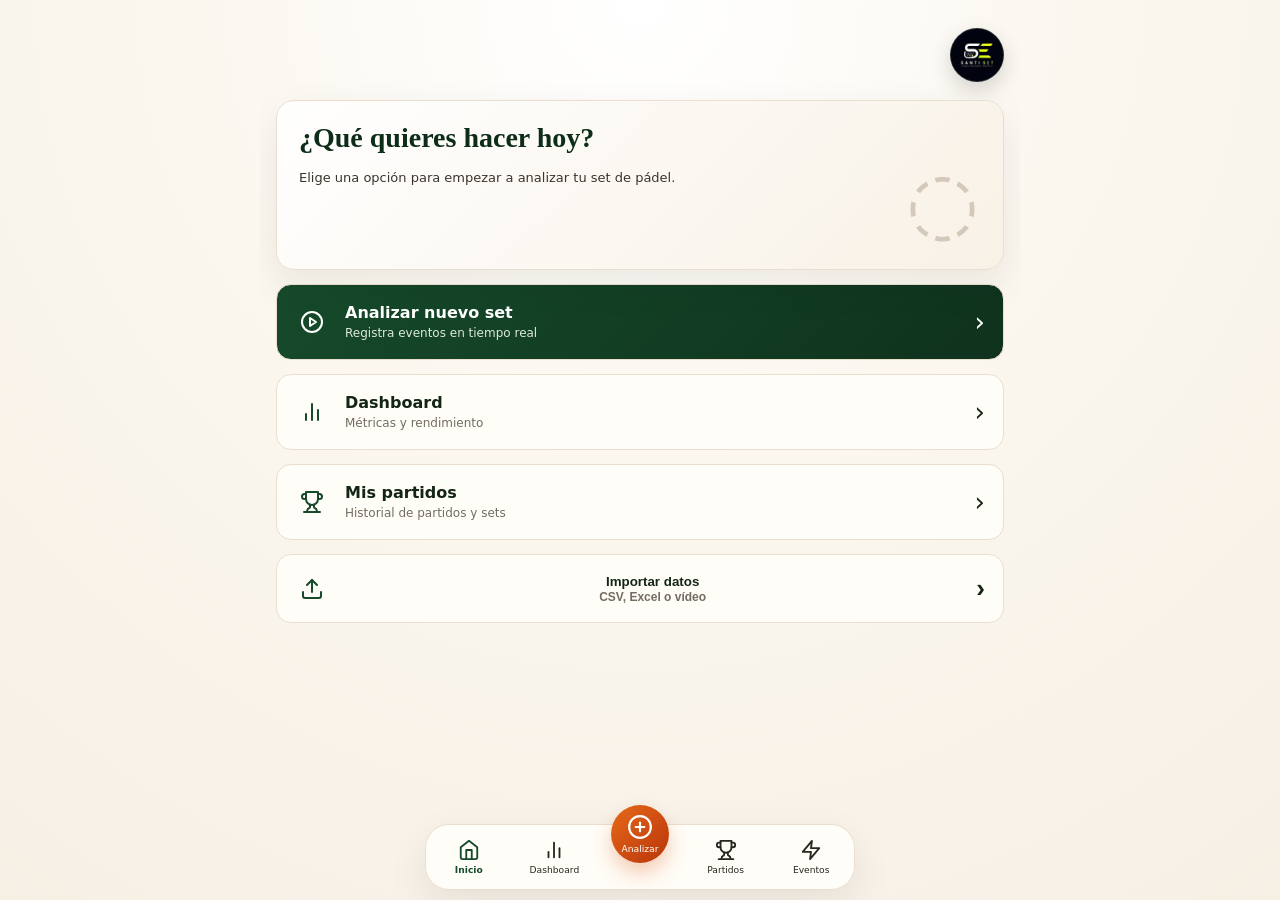
<file: index.html>
<!doctype html><html lang="es"><head><link rel="icon" type="image/png" href="assets/images/logo-santiset-round.png"><link rel="apple-touch-icon" href="assets/images/logo-santiset-round.png"><meta charset="utf-8"><meta name="viewport" content="width=device-width,initial-scale=1"><title>SantiSet</title><link rel="stylesheet" href="css/styles.css"></head><body><main class="app"><header class="top home-top"><div class="home-spacer"></div><img class="logo-avatar" src="assets/images/logo-santiset-round.png" alt="SantiSet"></header><section class="hero"><h1>¿Qué quieres hacer hoy?</h1><p>Elige una opción para empezar a analizar tu set de pádel.</p></section><a class="action-card primary" href="analyze.html"><span class="icon"><svg xmlns="http://www.w3.org/2000/svg" width="24" height="24" viewBox="0 0 24 24" fill="none" stroke="currentColor" stroke-width="2" stroke-linecap="round" stroke-linejoin="round"><circle cx="12" cy="12" r="10"/><polygon points="10 8 16 12 10 16 10 8"/></svg></span><span class="grow"><b class="title">Analizar nuevo set</b><br><span class="small">Registra eventos en tiempo real</span></span><span class="arrow">›</span></a><a class="action-card" href="dashboard.html"><span class="icon"><svg xmlns="http://www.w3.org/2000/svg" width="24" height="24" viewBox="0 0 24 24" fill="none" stroke="currentColor" stroke-width="2" stroke-linecap="round" stroke-linejoin="round"><line x1="18" y1="20" x2="18" y2="10"/><line x1="12" y1="20" x2="12" y2="4"/><line x1="6" y1="20" x2="6" y2="14"/></svg></span><span class="grow"><b class="title">Dashboard</b><br><span class="small">Métricas y rendimiento</span></span><span class="arrow">›</span></a><a class="action-card" href="matches.html"><span class="icon"><svg xmlns="http://www.w3.org/2000/svg" width="24" height="24" viewBox="0 0 24 24" fill="none" stroke="currentColor" stroke-width="2" stroke-linecap="round" stroke-linejoin="round"><path d="M6 9H4.5a2.5 2.5 0 0 1 0-5H6"/><path d="M18 9h1.5a2.5 2.5 0 0 0 0-5H18"/><path d="M4 22h16"/><path d="M10 14.66V17c0 .55-.47.98-.97 1.21C7.85 18.75 7 20.24 7 22"/><path d="M14 14.66V17c0 .55.47.98.97 1.21C16.15 18.75 17 20.24 17 22"/><path d="M18 2H6v7a6 6 0 0 0 12 0V2z"/></svg></span><span class="grow"><b class="title">Mis partidos</b><br><span class="small">Historial de partidos y sets</span></span><span class="arrow">›</span></a><button class="action-card" id="importCsv"><span class="icon"><svg xmlns="http://www.w3.org/2000/svg" width="24" height="24" viewBox="0 0 24 24" fill="none" stroke="currentColor" stroke-width="2" stroke-linecap="round" stroke-linejoin="round"><path d="M21 15v4a2 2 0 0 1-2 2H5a2 2 0 0 1-2-2v-4"/><polyline points="17 8 12 3 7 8"/><line x1="12" y1="3" x2="12" y2="15"/></svg></span><span class="grow"><b class="title">Importar datos</b><br><span class="small">CSV, Excel o vídeo</span></span><span class="arrow">›</span></button><input type="file" id="csvFile" accept=".csv" hidden></main><script type="module" src="js/app.js"></script></body></html>
</file>
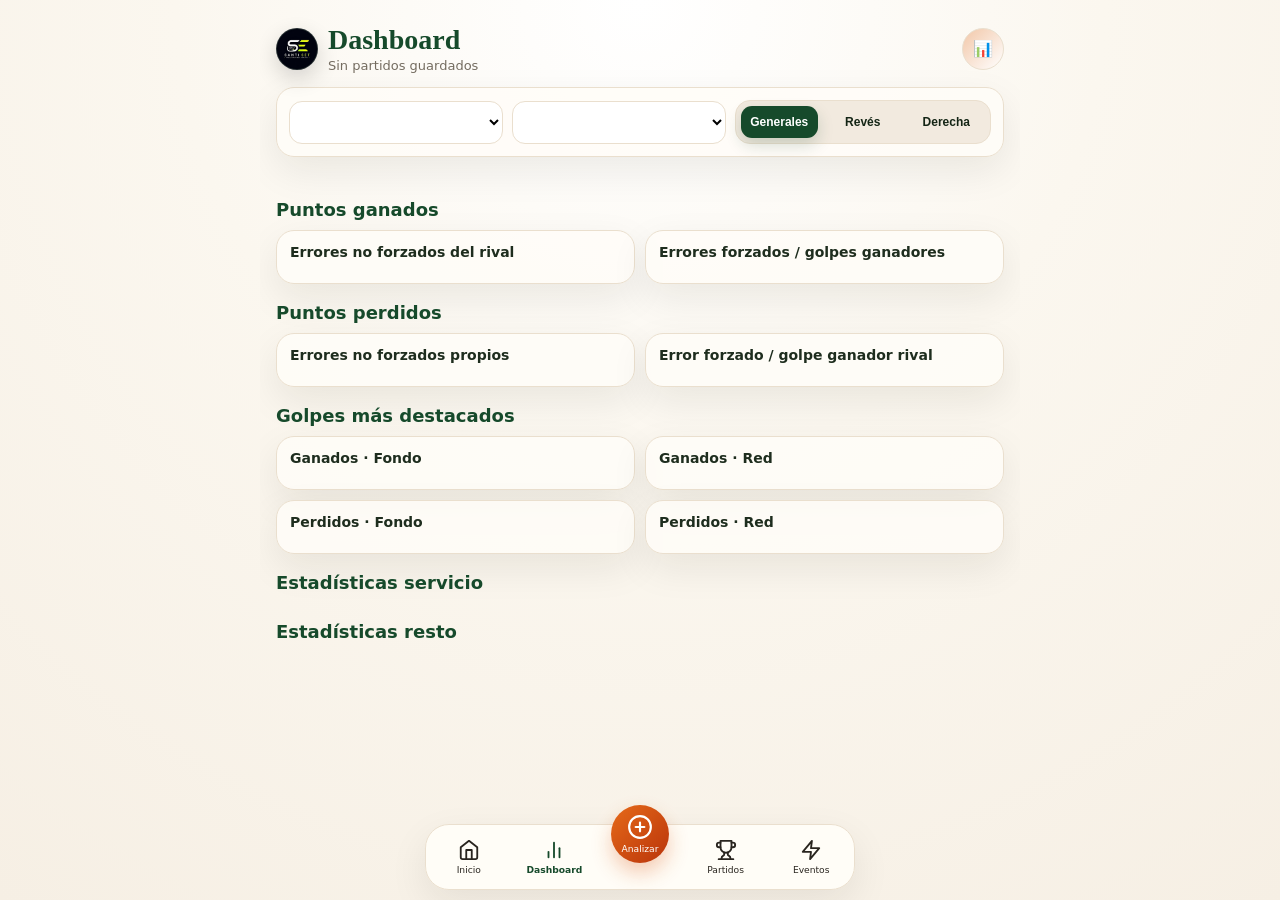
<file: dashboard.html>
<!doctype html>
<html lang="es">
<head><link rel="icon" type="image/png" href="assets/images/logo-santiset-round.png"><link rel="apple-touch-icon" href="assets/images/logo-santiset-round.png">
  <meta charset="utf-8">
  <meta name="viewport" content="width=device-width,initial-scale=1">
  <title>Dashboard · SantiSet</title>
  <link rel="stylesheet" href="css/styles.css">
  <link rel="stylesheet" href="css/dashboard.css">
</head>
<body>
  <main class="app dashboard-app">
    <header class="top dashboard-top">
      <div class="brand-logo-wrap"><img class="app-logo small" src="assets/images/logo-santiset-round.png" alt="SantiSet"><div class="brand-logo-stack"><div class="brand" id="title">Dashboard</div><div class="subtitle" id="meta">Análisis del partido</div></div></div>
      <div class="avatar">📊</div>
    </header>

    <section class="dashboard-filters card">
      <select class="field" id="matchSelect" aria-label="Seleccionar otro partido"></select>
      <select class="field" id="setSelect" aria-label="Seleccionar set"></select>
      <div class="segmented" role="tablist" aria-label="Vista dashboard">
        <button class="seg active" data-view="GENERAL" type="button">Generales</button>
        <button class="seg" data-view="J1" type="button">Revés</button>
        <button class="seg" data-view="J2" type="button">Derecha</button>
      </div>
    </section>

    <section id="setScore" class="set-scoreline"></section>

    <section id="kpis" class="kpi-grid"></section>

    <section class="dash-section">
      <h3>Puntos ganados</h3>
      <div class="analysis-grid">
        <article class="card stat-card">
          <h4>Errores no forzados del rival</h4>
          <div id="wonRivalErrors" class="metric-list"></div>
        </article>
        <article class="card stat-card">
          <h4>Errores forzados / golpes ganadores</h4>
          <div id="wonWinners" class="metric-list"></div>
        </article>
      </div>
    </section>

    <section class="dash-section">
      <h3>Puntos perdidos</h3>
      <div class="analysis-grid">
        <article class="card stat-card">
          <h4>Errores no forzados propios</h4>
          <div id="lostOwnErrors" class="metric-list"></div>
        </article>
        <article class="card stat-card">
          <h4>Error forzado / golpe ganador rival</h4>
          <div id="lostForced" class="metric-list"></div>
        </article>
      </div>
    </section>

    <section class="dash-section">
      <h3>Golpes más destacados</h3>
      <div class="analysis-grid">
        <article class="card stat-card">
          <h4>Ganados · Fondo</h4>
          <div id="topWonBack" class="ranking-list"></div>
        </article>
        <article class="card stat-card">
          <h4>Ganados · Red</h4>
          <div id="topWonNet" class="ranking-list"></div>
        </article>
        <article class="card stat-card">
          <h4>Perdidos · Fondo</h4>
          <div id="topLostBack" class="ranking-list"></div>
        </article>
        <article class="card stat-card">
          <h4>Perdidos · Red</h4>
          <div id="topLostNet" class="ranking-list"></div>
        </article>
      </div>
    </section>

    <section class="dash-section">
      <h3>Estadísticas servicio</h3>
      <div id="serveStats" class="serve-grid"></div>
    </section>

    <section class="dash-section">
      <h3>Estadísticas resto</h3>
      <div id="returnStats" class="serve-grid"></div>
    </section>
  </main>
  <script type="module" src="js/dashboard.js"></script>
</body>
</html>
</file>
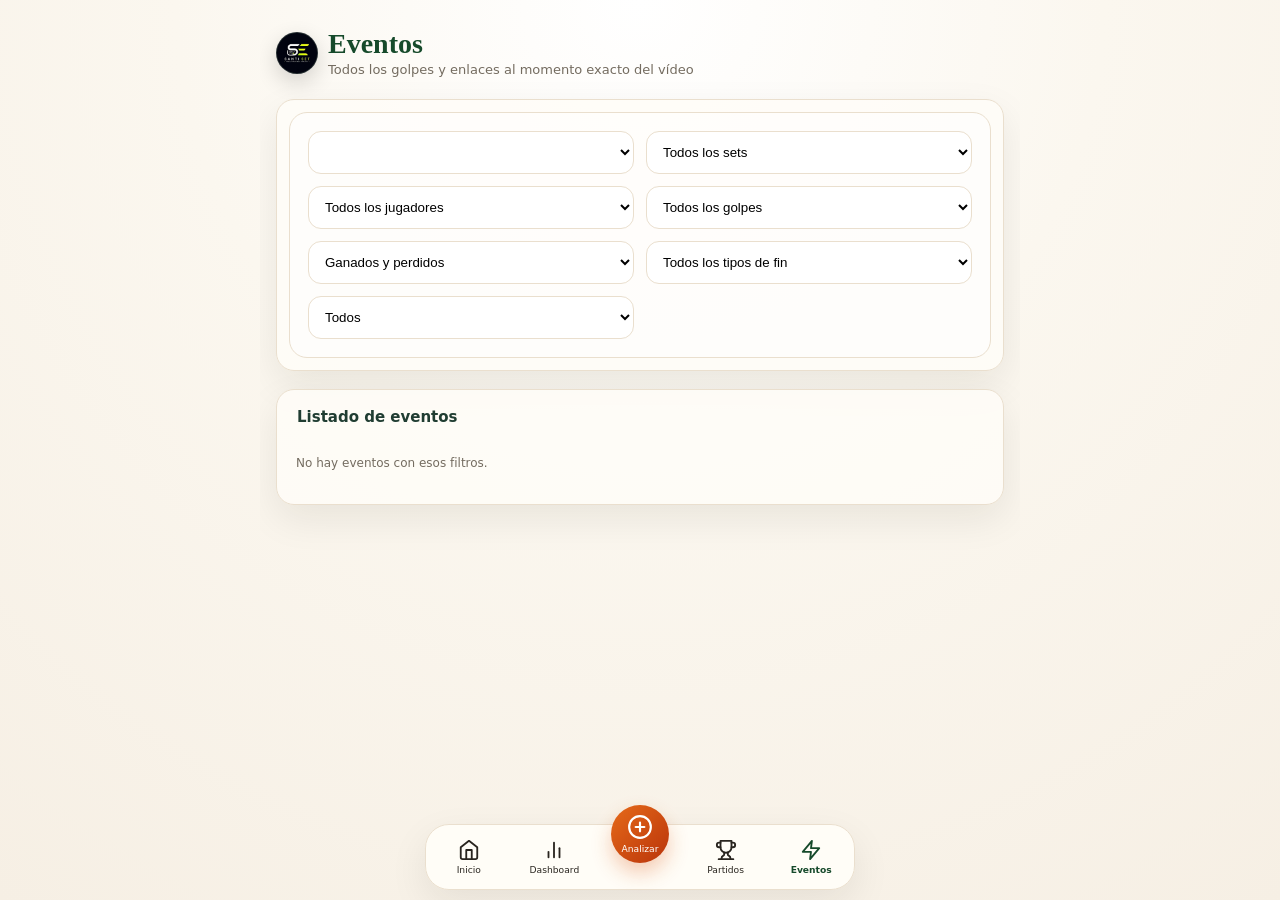
<file: events.html>
<!doctype html><html lang="es"><head><link rel="icon" type="image/png" href="assets/images/logo-santiset-round.png"><link rel="apple-touch-icon" href="assets/images/logo-santiset-round.png"><meta charset="utf-8"><meta name="viewport" content="width=device-width,initial-scale=1"><title>Eventos · SantiSet</title><link rel="stylesheet" href="css/styles.css"><link rel="stylesheet" href="css/dashboard.css"></head><body><main class="app events-page"><header class="top"><div class="brand-logo-wrap"><img class="app-logo small" src="assets/images/logo-santiset-round.png" alt="SantiSet"><div class="brand-logo-stack"><div class="brand">Eventos</div><div class="subtitle">Todos los golpes y enlaces al momento exacto del vídeo</div></div></div></header><section class="card events-filter-card"><div class="filters-grid"><select id="matchFilter" class="field"></select><select id="setFilter" class="field"></select><select id="playerFilter" class="field"><option value="ALL">Todos los jugadores</option><option value="J1">Revés/J1</option><option value="J2">Derecha/J2</option><option value="RIVAL">NF Rival</option></select><select id="categoryFilter" class="field"><option value="ALL">Todos los golpes</option><option value="SAQUE">Saque</option><option value="DERECHA">Derecha</option><option value="REVES">Revés</option><option value="VOLEA_DERECHA">Volea derecha</option><option value="VOLEA_REVES">Volea revés</option><option value="ESP_FONDO">Especial fondo</option><option value="ESP_RED">Especial red</option></select><select id="resultFilter" class="field"><option value="ALL">Ganados y perdidos</option><option value="WON">Ganados</option><option value="LOST">Perdidos</option></select><select id="outcomeFilter" class="field"><option value="ALL">Todos los tipos de fin</option><option value="RIVAL_UNFORCED_ERROR">Error no forzado rival</option><option value="WINNER_OR_FORCED">Error forzado/Winner propio</option><option value="OWN_UNFORCED_ERROR">Error no forzado propio</option><option value="RIVAL_WINNER_OR_OWN_FORCED">Winner rival/forzado propio</option></select><select id="highlightFilter" class="field"><option value="ALL">Todos</option><option value="1">Solo destacados ★</option></select></div></section><section class="card events-list-card"><h3 class="section-title">Listado de eventos</h3><div id="eventsTable"></div></section></main><script type="module" src="js/events.js"></script></body></html>
</file>
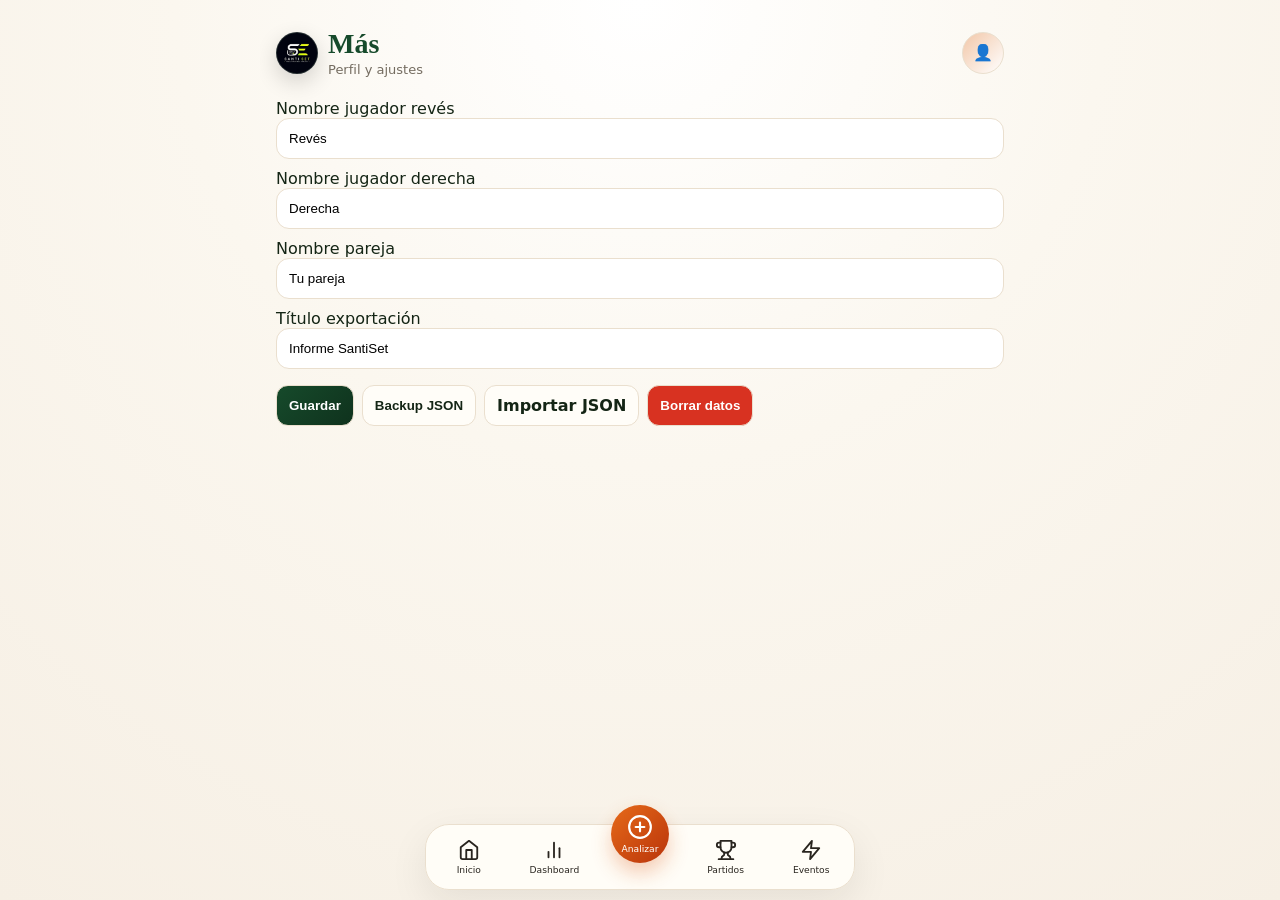
<file: profile.html>
<!doctype html><html lang="es"><head><link rel="icon" type="image/png" href="assets/images/logo-santiset-round.png"><link rel="apple-touch-icon" href="assets/images/logo-santiset-round.png"><meta charset="utf-8"><meta name="viewport" content="width=device-width,initial-scale=1"><title>Perfil · SantiSet</title><link rel="stylesheet" href="css/styles.css"></head><body><main class="app"><header class="top"><div class="brand-logo-wrap"><img class="app-logo small" src="assets/images/logo-santiset-round.png" alt="SantiSet"><div class="brand-logo-stack"><div class="brand">Más</div><div class="subtitle">Perfil y ajustes</div></div></div><div class="avatar">👤</div></header><form class="grid"><label>Nombre jugador revés<input class="field" name="player_j1_name"></label><label>Nombre jugador derecha<input class="field" name="player_j2_name"></label><label>Nombre pareja<input class="field" name="our_pair_name"></label><label>Título exportación<input class="field" name="export_title"></label></form><section class="toolbar" style="margin-top:16px"><button id="save" class="primary">Guardar</button><button id="exportJson">Backup JSON</button><label class="btn">Importar JSON<input id="importJson" type="file" accept=".json" hidden></label><button id="wipe" class="red">Borrar datos</button></section></main><script type="module" src="js/profile.js"></script></body></html>
</file>
<file: css/styles.css>
:root{--bg:#fbf7ef;--card:#fffdf8;--line:#eadfce;--text:#142515;--muted:#746c60;--green:#164a2b;--green2:#21633b;--orange:#d95a16;--red:#d83221;--blue:#1f66c2;--shadow:0 14px 38px rgba(31,24,10,.08);--r:18px}*{box-sizing:border-box}body{margin:0;background:radial-gradient(circle at top,#fff 0,#fbf7ef 42%,#f6efe4 100%);color:var(--text);font-family:Inter,system-ui,-apple-system,Segoe UI,Arial,sans-serif}.app{max-width:430px;margin:0 auto;min-height:100dvh;padding:18px 16px 92px;overflow-x:clip}.top{display:flex;align-items:center;justify-content:space-between;margin:10px 0 22px}.brand{font-family:Georgia,serif;color:var(--green);font-weight:800;font-size:28px}.subtitle{margin-top:4px;color:var(--muted);font-size:13px}.avatar{width:42px;height:42px;border-radius:50%;background:linear-gradient(135deg,#f2c7a8,#fff);display:grid;place-items:center;border:1px solid var(--line)}.hero,.card{background:rgba(255,253,248,.86);border:1px solid var(--line);border-radius:var(--r);box-shadow:var(--shadow)}.hero{padding:22px;min-height:170px;background-image:linear-gradient(135deg,rgba(255,255,255,.88),rgba(246,238,225,.78));position:relative;overflow:hidden}.hero:after{content:'◌';position:absolute;right:24px;bottom:18px;font-size:84px;color:#6a5133;opacity:.25}.hero h1{font-family:Georgia,serif;font-size:28px;line-height:1.05;margin:0 0 18px;color:#0d2d19}.hero p{margin:0;color:#3b342b;font-size:13px}.action-card{display:flex;align-items:center;gap:16px;width:100%;border:1px solid var(--line);border-radius:15px;background:var(--card);padding:18px;margin:14px 0;text-decoration:none;color:inherit}.action-card.primary{background:linear-gradient(135deg,var(--green),#0f321d);color:#fff}.icon{font-size:25px;width:34px;text-align:center;display:flex;align-items:center;justify-content:center}.icon svg{stroke:var(--green)}.action-card.primary .icon svg{stroke:#fff}.grow{flex:1}.title{font-weight:800}.small{font-size:12px;color:var(--muted)}.primary .small{color:#dceadc}.arrow{font-size:26px}.bottom-nav{position:fixed;left:50%;transform:translateX(-50%);bottom:10px;width:min(430px,calc(100% - 20px));height:66px;border:1px solid var(--line);border-radius:24px;background:rgba(255,253,248,.94);backdrop-filter:blur(14px);display:grid;grid-template-columns:repeat(5,1fr);box-shadow:var(--shadow);z-index:10}.bottom-nav a{display:flex;flex-direction:column;align-items:center;justify-content:center;text-decoration:none;color:#29251f;font-size:11px;gap:3px}.bottom-nav a .nav-icon{display:flex;align-items:center;justify-content:center;line-height:1}.bottom-nav a .nav-icon svg{stroke:#29251f;transition:stroke .15s}.bottom-nav a.active{color:var(--green);font-weight:800}.bottom-nav a.active .nav-icon svg{stroke:var(--green)}.bottom-nav .analyze{background:linear-gradient(135deg,#e66a19,#b9340b);color:#fff;border-radius:50%;width:58px;height:58px;margin-top:-20px;justify-self:center;box-shadow:0 10px 20px rgba(217,90,22,.3)}.bottom-nav .analyze .nav-icon svg{stroke:#fff}button,.btn{border:1px solid var(--line);background:var(--card);border-radius:12px;padding:10px 12px;font-weight:800;color:var(--text);cursor:pointer;text-decoration:none}button.primary,.btn.primary{background:linear-gradient(135deg,var(--green),#0f321d);color:#fff}.btn.orange,button.orange{background:linear-gradient(135deg,#e66a19,#b9340b);color:#fff}.btn.red,button.red{background:var(--red);color:#fff}.toolbar{display:flex;gap:8px;flex-wrap:wrap}.grid{display:grid;gap:10px}.grid2{display:grid;grid-template-columns:1fr 1fr;gap:10px}.kpi{padding:14px;border-radius:14px;border:1px solid var(--line);background:var(--card)}.kpi strong{display:block;font-size:24px}.pill{border:1px solid var(--line);border-radius:999px;padding:7px 10px;background:var(--card);font-size:12px}.section-title{font-weight:900;margin:18px 0 10px}.field{width:100%;border:1px solid var(--line);border-radius:13px;background:#fff;padding:12px}table{width:100%;border-collapse:collapse;font-size:12px}th,td{border-bottom:1px solid var(--line);padding:8px;text-align:left}th{color:var(--muted)}@media(min-width:760px){.app{max-width:760px}.bottom-nav{max-width:430px}}
.set-scoreline{display:flex;gap:6px;flex-wrap:wrap;margin:8px 0 12px}.set-scoreline .set-chip{border:1px solid var(--line);border-radius:999px;padding:5px 9px;font-size:12px;font-weight:900;background:#fff}.set-scoreline .set-chip.won{color:#0f5c2c;background:#effff3;border-color:#74bf88}.set-scoreline .set-chip.lost{color:#a9271c;background:#fff1ef;border-color:#df7b72}.set-scoreline .set-chip.live{color:#755019;background:#fff8df;border-color:#e9c768}
.sheet-dialog{border:0;padding:0;background:transparent;width:min(430px,calc(100% - 18px));max-width:430px}.sheet-dialog::backdrop{background:rgba(0,0,0,.38);backdrop-filter:blur(2px)}.sheet-card{background:var(--card);border:1px solid var(--line);border-radius:22px;padding:16px;display:grid;gap:10px;box-shadow:0 22px 50px rgba(0,0,0,.25)}.sheet-head{display:flex;align-items:center;justify-content:space-between}.sheet-close{width:30px;height:30px;padding:0;border-radius:50%;font-size:20px}.sheet-card label{font-size:12px;font-weight:900;display:grid;gap:5px}.sheet-card textarea{resize:none}.form-grid{display:grid;grid-template-columns:1fr 1fr;gap:8px}.sheet-actions{display:grid;grid-template-columns:1fr 1fr;gap:8px}.sheet-actions button{min-height:42px}.hidden{display:none!important}.match-card{padding:14px;margin:14px 0}.match-head{display:flex;align-items:flex-start;justify-content:space-between;gap:12px}.match-head h3{margin:3px 0 4px}.set-list{display:grid;gap:6px;margin-top:8px}.set-line{display:grid;grid-template-columns:1fr auto auto auto;gap:8px;align-items:center;border:1px solid var(--line);border-radius:12px;padding:7px 8px;background:#fff;font-size:12px}.set-line button{padding:6px 8px;border-radius:9px}.set-line .won{color:#0f5c2c}.set-line .lost{color:#a9271c}.set-line .live{color:#755019}


.analyze-brand{display:flex;flex-direction:column;gap:1px;align-items:flex-start}
.analyze-brand .logo-mark{display:inline-flex;align-items:center;justify-content:center;width:28px;height:28px;border-radius:999px;background:#1f4d3d;color:#fff;font-weight:800;margin-right:8px;float:left}
.analyze-logo{font-weight:800;color:#1f4d3d;line-height:1}
.analyze-match-name{font-size:11px;color:#6b766f;max-width:180px;white-space:nowrap;overflow:hidden;text-overflow:ellipsis;line-height:1.1;margin-left:36px;margin-top:-4px}
.icon-btn{width:38px;height:38px;border:0;border-radius:13px;background:#fff;box-shadow:0 4px 14px rgba(0,0,0,.08);display:inline-flex;align-items:center;justify-content:center;font-weight:800;text-decoration:none;color:#1f332c}
.icon-btn.info{background:#e7f1ff;color:#1765a6}.icon-btn.edit{background:#fff5df;color:#8a5700}.icon-btn.dash{background:#e9f7ef;color:#1f6b3b}.icon-btn.events{background:#f1efff;color:#5141a6}.icon-btn.pdf{background:#ffefef;color:#a62828}.icon-btn.csv{background:#eef8ec;color:#1f6b3b}.icon-btn.import{background:#fff7e8;color:#b05d00}.icon-btn.delete{background:#ffe9e9;color:#a50000}.icon-btn:hover{transform:translateY(-1px)}
.match-actions{display:flex;gap:8px;flex-wrap:wrap;align-items:center;margin-top:12px}.match-meta-grid{display:grid;grid-template-columns:repeat(2,minmax(0,1fr));gap:8px;margin-top:10px}.match-meta-grid .pill{justify-content:center}.muted-line{color:#6d756f;font-size:12px}.hidden{display:none!important}
.event-table{width:100%;border-collapse:separate;border-spacing:0 8px}.event-table th{font-size:11px;color:#6f786f;text-align:left}.event-table td{background:#fff;padding:10px 8px;font-size:12px}.event-table tr td:first-child{border-radius:12px 0 0 12px}.event-table tr td:last-child{border-radius:0 12px 12px 0}.youtube-link{display:inline-flex;padding:7px 10px;border-radius:10px;background:#ffefef;color:#b42323;text-decoration:none;font-weight:700}.filters-grid{display:grid;grid-template-columns:repeat(2,minmax(0,1fr));gap:10px;margin:12px 0}.filters-grid .field{width:100%}.section-title{margin:18px 0 8px;font-size:15px;color:#203d32}.info-list{display:grid;gap:8px}.info-list div{display:flex;justify-content:space-between;gap:12px;padding:10px;border-radius:12px;background:#fff}.info-list strong{color:#203d32}
@media(max-width:520px){.match-meta-grid{grid-template-columns:1fr}.filters-grid{grid-template-columns:1fr}.event-table{font-size:11px}.event-table td:nth-child(4),.event-table th:nth-child(4){display:none}}

/* v10 events + PDF preview */
.event-table-wrap{width:100%;overflow-x:auto;-webkit-overflow-scrolling:touch;padding-bottom:4px}
.event-table{min-width:920px;table-layout:fixed;border-collapse:separate;border-spacing:0 8px}
.event-table th:nth-child(1),.event-table td:nth-child(1){width:48px}.event-table th:nth-child(2),.event-table td:nth-child(2){width:58px}.event-table th:nth-child(3),.event-table td:nth-child(3){width:78px}.event-table th:nth-child(4),.event-table td:nth-child(4){width:120px}.event-table th:nth-child(5),.event-table td:nth-child(5){width:150px}.event-table th:nth-child(6),.event-table td:nth-child(6){width:180px}.event-table th:nth-child(7),.event-table td:nth-child(7){width:100px}.event-table th:nth-child(8),.event-table td:nth-child(8){width:42px;text-align:center}.event-table th:nth-child(9),.event-table td:nth-child(9){width:64px;text-align:center}
.outcome-chip,.result-chip{display:inline-flex;align-items:center;white-space:nowrap;border-radius:999px;padding:5px 8px;font-size:11px;font-weight:800}.outcome-chip{background:#f4f1ea;color:#445047}.result-chip.won{background:#effff3;color:#0f5c2c}.result-chip.lost{background:#fff1ef;color:#a9271c}.youtube-icon-link{width:34px;height:34px;display:inline-flex;align-items:center;justify-content:center;border-radius:12px;background:#ffeded;color:#d01f1f;text-decoration:none}.youtube-icon-link:active{transform:scale(.95)}.yt-svg{width:22px;height:22px}
.pdf-preview-card{max-width:760px}.pdf-preview-dialog .sheet-card{max-height:90dvh;overflow:auto}.preview-cover{background:#203d32;color:#fff;border-radius:20px;padding:18px;margin-bottom:14px}.preview-cover h2{margin:0 0 6px}.preview-cover p{margin:0;color:rgba(255,255,255,.78)}.preview-chart-grid{display:grid;grid-template-columns:repeat(3,minmax(0,1fr));gap:12px;margin:14px 0}.preview-chart-grid.small{grid-template-columns:repeat(3,minmax(0,1fr))}.preview-donut{background:#fff;border:1px solid var(--line);border-radius:18px;padding:12px;display:flex;flex-direction:column;align-items:center;gap:5px}.donut{--pct:0;width:88px;height:88px;border-radius:50%;display:grid;place-items:center;position:relative;background:conic-gradient(#1f7a42 calc(var(--pct)*1%),#e7ebe5 0)}.donut.red{background:conic-gradient(#b42323 calc(var(--pct)*1%),#e7ebe5 0)}.donut.orange{background:conic-gradient(#d66b1f calc(var(--pct)*1%),#e7ebe5 0)}.donut.blue{background:conic-gradient(#285c96 calc(var(--pct)*1%),#e7ebe5 0)}.donut::after{content:"";position:absolute;width:52px;height:52px;background:#fff;border-radius:50%}.donut span{position:relative;z-index:1;font-weight:900;color:#203d32}.preview-kpis{display:grid;grid-template-columns:repeat(4,minmax(0,1fr));gap:10px}.preview-kpis div{background:#fff;border:1px solid var(--line);border-radius:14px;padding:10px}.preview-kpis span{display:block;font-size:11px;color:#6b746f}.preview-kpis strong{font-size:20px;color:#203d32}.preview-set{margin-top:18px;background:#faf8f2;border:1px solid var(--line);border-radius:18px;padding:14px}.preview-set h3{margin:0 0 10px}.preview-set table{width:100%;border-collapse:collapse;background:#fff;border-radius:12px;overflow:hidden}.preview-set th,.preview-set td{padding:8px;border-bottom:1px solid var(--line);font-size:12px;text-align:left}
@media(max-width:620px){.preview-chart-grid,.preview-chart-grid.small,.preview-kpis{grid-template-columns:1fr}.pdf-preview-card{max-width:96vw}.event-table{min-width:880px}.event-table td:nth-child(4),.event-table th:nth-child(4){display:table-cell}}

/* v11 ajustes eventos/sets/pdf */
.filters-grid{padding:16px;gap:10px;margin:2px 0 4px}
.event-table-wrap{overflow:visible}.event-table{min-width:0;width:100%;table-layout:auto}.event-table th:first-child,.event-table td:first-child{display:none}
.event-list{display:grid;gap:8px}.event-row-card{display:grid;grid-template-columns:minmax(0,1fr) 42px;gap:8px;align-items:center;border:1px solid var(--line);border-radius:14px;background:#fff;padding:10px}.event-row-card.won{border-left:5px solid #1f7a42}.event-row-card.lost{border-left:5px solid #b42323}.event-main{min-width:0}.event-topline{display:flex;align-items:center;gap:6px;min-width:0}.event-topline strong{font-size:12px;white-space:nowrap}.event-stroke{font-size:12px;font-weight:700;white-space:nowrap;overflow:hidden;text-overflow:ellipsis;margin-top:4px}.event-finish{font-size:10.5px;color:var(--muted);white-space:nowrap;overflow:hidden;text-overflow:ellipsis;margin-top:3px}.event-video{text-align:right}.star-chip{display:inline-flex;align-items:center;justify-content:center;width:24px;height:24px;border-radius:999px;background:#fff2be;color:#9a6500;font-weight:900}.youtube-icon-link{width:34px;height:34px;display:inline-flex;align-items:center;justify-content:center;border-radius:12px;background:#ffeded;color:#d01f1f;text-decoration:none}.yt-svg{width:22px;height:22px}
.set-scoreline .set-chip{display:inline-flex;align-items:center;gap:5px;padding:5px 5px 5px 9px}.set-mini{border:0;width:22px;height:22px;min-width:22px;padding:0;border-radius:999px;display:inline-flex;align-items:center;justify-content:center;font-size:12px;line-height:1;box-shadow:none}.set-mini.video{background:#edf5ff;color:#1765a6}.set-mini.remove{background:#fff0ef;color:#b42323;font-size:16px}.set-mini:active{transform:scale(.92)}
.preview-chart-grid.two{grid-template-columns:2fr 1fr}.preview-donut.wide{min-height:142px}.donut.result{background:conic-gradient(#1f7a42 0 calc(var(--won)*1%),#b42323 calc(var(--won)*1%) 100%)}
@media(max-width:620px){.preview-chart-grid.two{grid-template-columns:1fr}.event-table{min-width:0}.event-list{gap:7px}.event-row-card{padding:9px}.filters-grid{padding:16px 14px 18px}}

/* SantiSet logo */
.app-logo{display:block;width:auto;height:46px;object-fit:contain}
.app-logo.small{height:34px}
.app-logo.tiny{height:28px}
.brand-logo-wrap{display:flex;align-items:center;gap:10px;min-width:0}
.brand-logo-stack{display:flex;flex-direction:column;min-width:0}
.brand-logo-stack .subtitle{margin-top:2px}
.top .app-logo{height:52px}
@media(max-width:430px){.top .app-logo{height:44px}.app-logo{height:42px}}

/* v14 logo circular */
.logo-avatar,
.app-logo,
.analyze-logo{
  border-radius:999px;
  aspect-ratio:1/1;
  object-fit:cover;
  background:#071014;
  border:1px solid rgba(255,255,255,.12);
  box-shadow:0 8px 22px rgba(0,0,0,.16);
}
.logo-avatar{
  width:54px;
  height:54px;
  display:block;
}
.home-top{
  margin-bottom:18px;
}
.home-spacer{
  width:54px;
  height:54px;
}
.brand-logo-wrap .app-logo.small{
  width:42px;
  height:42px;
}
.top .app-logo{
  width:54px;
  height:54px;
}
.analyze-logo{
  width:42px;
  height:42px;
}
@media(max-width:430px){
  .logo-avatar{width:48px;height:48px}
  .home-spacer{width:48px;height:48px}
  .top .app-logo{width:48px;height:48px}
  .brand-logo-wrap .app-logo.small{width:40px;height:40px}
}

.event-score-line{display:flex;gap:12px;margin:4px 0 2px}
.score-after{font-size:11px;color:var(--muted);background:#f2ece0;border:1px solid var(--line);border-radius:8px;padding:2px 7px}
.score-after b{color:var(--text)}

/* v15 resumen en tarjeta de partido */
.match-summary{
  margin-top:12px;
  padding:12px 14px;
  background:#faf7f0;
  border:1px solid var(--line);
  border-radius:16px;
}
.match-summary__title{
  font-size:13px;
  font-weight:800;
  color:var(--text);
  margin-bottom:9px;
}
.match-summary__grid{
  display:grid;
  grid-template-columns:repeat(2,minmax(0,1fr));
  gap:8px;
}
.summary-item{
  display:flex;
  align-items:center;
  justify-content:space-between;
  gap:10px;
  min-height:38px;
  padding:8px 10px;
  background:#fffdf9;
  border:1px solid var(--line);
  border-radius:12px;
}
.summary-item__label{
  font-size:12px;
  color:var(--muted);
  font-weight:700;
  white-space:nowrap;
  overflow:hidden;
  text-overflow:ellipsis;
}
.summary-item__value{
  font-size:14px;
  color:var(--text);
  font-weight:900;
  white-space:nowrap;
}
.summary-item.bp-favor{
  background:#f2fbf4;
  border-color:#cde8d3;
}
.summary-item.bp-contra{
  background:#fff5f1;
  border-color:#efd3c8;
}
.summary-item.highlighted{
  grid-column:1 / -1;
  background:#fff8df;
  border-color:#ead9a8;
}
@media(max-width:520px){
  .match-summary__grid{grid-template-columns:1fr}
  .summary-item.highlighted{grid-column:auto}
}
</file>
<file: css/dashboard.css>
.dashboard-app{padding-top:14px}.dashboard-top{margin-bottom:14px}.dashboard-filters{padding:12px;display:grid;gap:9px;margin-bottom:12px}.segmented{display:grid;grid-template-columns:repeat(3,1fr);gap:6px;background:#f2eadf;border:1px solid var(--line);border-radius:15px;padding:5px}.segmented .seg{border:0;background:transparent;border-radius:11px;padding:9px 6px;font-size:12px}.segmented .seg.active{background:var(--green);color:#fff;box-shadow:0 7px 16px rgba(22,74,43,.18)}.kpi-grid{display:grid;grid-template-columns:repeat(2,1fr);gap:10px;margin:12px 0 16px}.dashboard-kpi{padding:13px;border-radius:16px;border:1px solid var(--line);background:var(--card);box-shadow:var(--shadow)}.dashboard-kpi span{display:block;color:var(--muted);font-size:11px;line-height:1.2}.dashboard-kpi strong{display:block;font-size:24px;line-height:1.1;margin-top:5px}.dashboard-kpi.positive strong{color:var(--green)}.dashboard-kpi.negative strong{color:var(--red)}.dash-section{margin-top:18px}.dash-section h3{font-size:18px;margin:0 0 10px;color:var(--green)}.analysis-grid{display:grid;gap:10px}.stat-card{padding:13px}.stat-card h4{font-size:14px;margin:0 0 10px;color:#1e2d1e}.metric-list,.ranking-list{display:grid;gap:7px}.metric-row{display:grid;grid-template-columns:1fr auto;gap:10px;align-items:center;border-bottom:1px solid var(--line);padding:6px 0}.metric-row:last-child{border-bottom:0}.metric-label{font-size:12px;color:#2c2a25}.metric-value{min-width:34px;text-align:center;border-radius:999px;background:#f1eadf;border:1px solid var(--line);padding:4px 8px;font-weight:900;font-size:12px}.metric-value.positive{background:#edf9ef;color:var(--green);border-color:#b8d9bd}.metric-value.negative{background:#fff0ed;color:var(--red);border-color:#efb4aa}.empty-state{color:var(--muted);font-size:12px;padding:8px 0}.rank-row{display:grid;grid-template-columns:auto 1fr auto;gap:8px;align-items:center;padding:7px 0;border-bottom:1px solid var(--line)}.rank-row:last-child{border-bottom:0}.rank-num{width:22px;height:22px;border-radius:50%;display:grid;place-items:center;background:#f1eadf;font-size:11px;font-weight:900}.rank-main{min-width:0}.rank-main b{display:block;font-size:12px;white-space:nowrap;overflow:hidden;text-overflow:ellipsis}.rank-main small{display:block;color:var(--muted);font-size:10px}.serve-grid{display:grid;grid-template-columns:1fr 1fr;gap:10px}.serve-card{padding:13px}.serve-card h4{margin:0 0 10px;font-size:14px;color:var(--blue)}.serve-numbers{display:grid;grid-template-columns:repeat(3,1fr);gap:6px}.serve-mini{background:#f7f1e8;border:1px solid var(--line);border-radius:12px;padding:8px;text-align:center}.serve-mini span{display:block;color:var(--muted);font-size:10px}.serve-mini strong{display:block;font-size:18px;margin-top:3px}.serve-mini-pct{display:block;font-size:10px;font-weight:700;color:var(--muted);margin-top:2px}.serve-mini-pct.positive{color:var(--green)}.serve-mini-pct.negative{color:var(--red)}.serve-pct{margin-top:10px;border-radius:12px;background:#eef4ff;border:1px solid #c8dcff;padding:8px;text-align:center;color:var(--blue);font-weight:900}.set-scoreline{margin:8px 0 12px}.bar{height:8px;background:#eee4d7;border-radius:99px;overflow:hidden;margin-top:8px}.bar span{display:block;height:100%;background:var(--green);border-radius:99px}.bar.red span{background:var(--red)}.mini-row{display:flex;justify-content:space-between;gap:8px;border-bottom:1px solid var(--line);padding:8px 0}.positive{color:var(--green)}.negative{color:var(--red)}@media(min-width:760px){.dashboard-filters{grid-template-columns:1fr 1fr 1.2fr;align-items:center}.kpi-grid{grid-template-columns:repeat(5,1fr)}.analysis-grid{grid-template-columns:1fr 1fr}}

/* v12 iconografía partidos + padding eventos */
.match-actions{
  gap:10px;
  align-items:center;
}
.icon-btn{
  width:42px;
  height:42px;
  border-radius:14px;
  padding:0;
  border:1px solid rgba(0,0,0,.04);
  box-shadow:0 7px 18px rgba(20,32,27,.08);
}
.icon-btn svg{
  width:21px;
  height:21px;
  display:block;
}
.icon-btn.info{background:#e7f1ff;color:#1765a6}
.icon-btn.edit{background:#fff3d9;color:#b36a00}
.icon-btn.dash{background:#e8f6e8;color:#1c7a3a}
.icon-btn.events{background:#efeaff;color:#6950ba}
.icon-btn.pdf{background:#fff0ef;color:#d22b2b}
.icon-btn.csv{background:#e9f8f1;color:#1c7a56}
.icon-btn.analyze{background:#edf7e7;color:#1f6b3b}
.icon-btn.delete{background:#ffecec;color:#b42323}
.icon-btn:hover{
  transform:translateY(-2px);
  filter:saturate(1.08);
}
.icon-btn:active{
  transform:scale(.95);
}
.events-filter-card{
  padding:12px;
  margin-bottom:18px;
}
.events-filter-card .filters-grid{
  padding:18px;
  gap:12px;
  margin:0;
  background:rgba(255,255,255,.55);
  border:1px solid var(--line);
  border-radius:18px;
}
.events-list-card{
  padding:18px 16px 20px;
}
.events-list-card .section-title{
  margin:0 0 14px;
  padding:0 4px;
}
#eventsTable{
  padding:4px 3px 2px;
}
.event-list{
  gap:10px;
  padding:4px 2px 10px;
}
.event-row-card{
  padding:14px 13px;
  border-radius:16px;
  box-shadow:0 4px 16px rgba(20,32,27,.05);
}
.event-stroke{
  margin-top:6px;
}
.event-finish{
  margin-top:5px;
}
@media(max-width:620px){
  .match-actions{gap:8px}
  .icon-btn{width:40px;height:40px;border-radius:13px}
  .events-filter-card{padding:10px;margin-bottom:16px}
  .events-filter-card .filters-grid{padding:16px 14px;gap:10px}
  .events-list-card{padding:16px 13px 18px}
  .event-row-card{padding:13px 12px}
}
</file>
